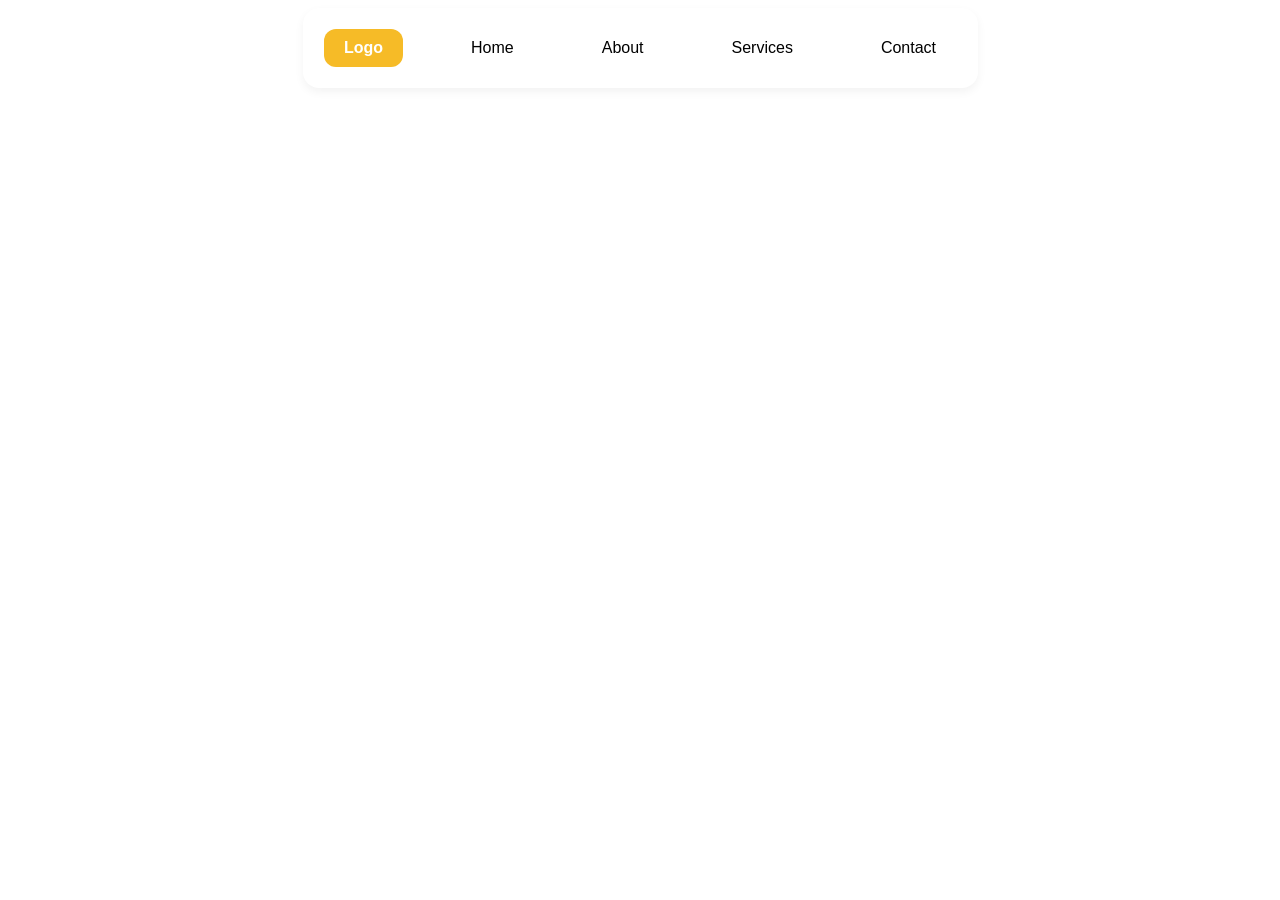
<file: Exercício 1/index.html>
<!DOCTYPE html>
<html lang="en">
<head>
    <meta charset="UTF-8">
    <meta name="viewport" content="width=device-width, initial-scale=1.0">
    <title>Document</title>
    <link rel="stylesheet" href="style1.css">

</head>
    <body>
        <div class="container">
            <div class="logo">Logo</div>
            <div class="item">Home</div>
            <div class="item">About</div>
            <div class="item">Services</div>
            <div class="item">Contact</div>
        </div>
   </body>


   
</html>
</file>
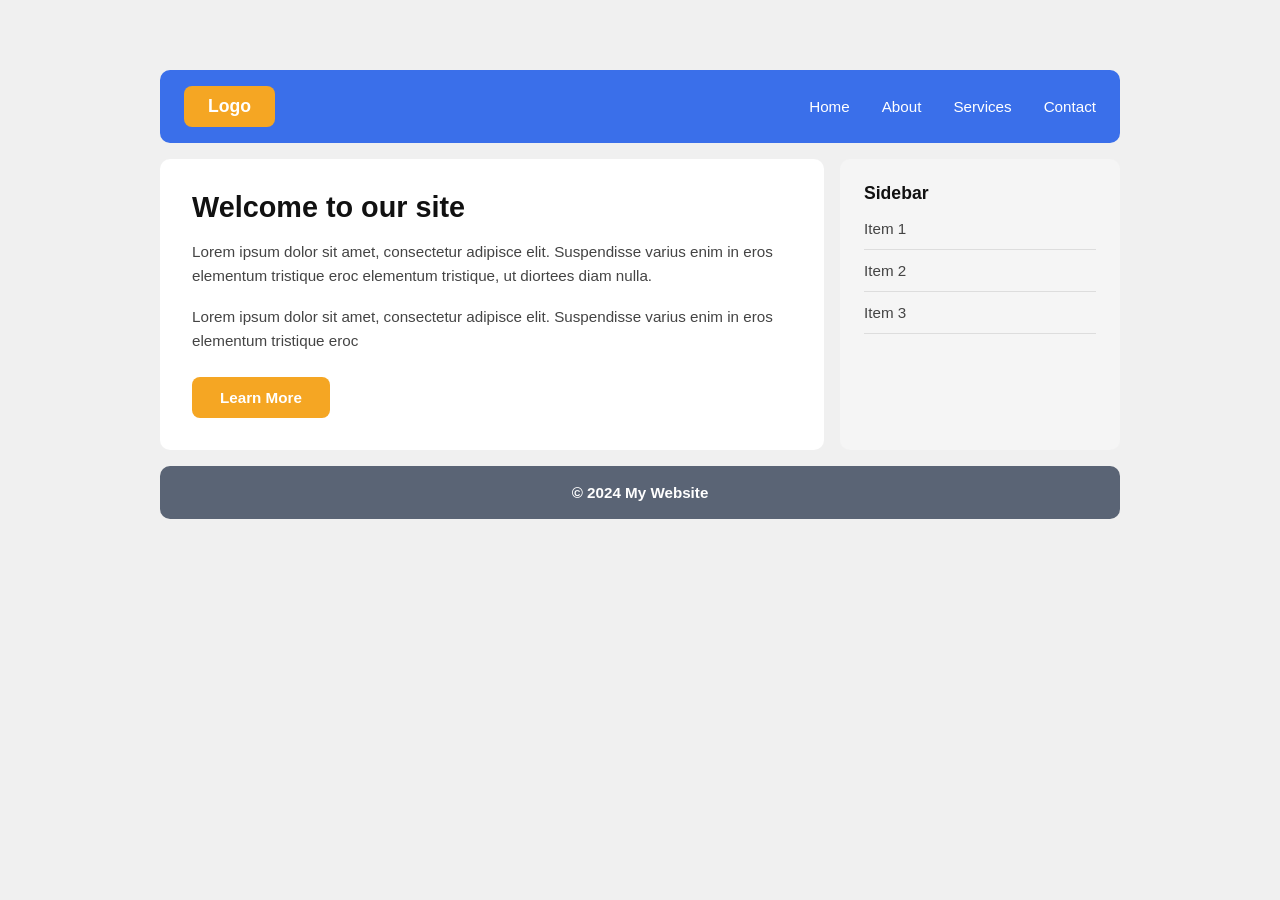
<file: Exercicio 5/index5.html>
<!DOCTYPE html>
<html lang="pt-br">
<head>
  <meta charset="UTF-8">
  <meta name="viewport" content="width=device-width, initial-scale=1.0">
  <link rel="stylesheet" href="style5.css">
</head>
<body>

  <div class="page-grid">

    <!-- HEADER -->
    <header class="header">
      <div class="logo">Logo</div>
      <nav class="nav">
        <a href="#">Home</a>
        <a href="#">About</a>
        <a href="#">Services</a>
        <a href="#">Contact</a>
      </nav>
    </header>

    <!-- CONTEÚDO PRINCIPAL -->
    <main class="main">
      <h1>Welcome to our site</h1>
      <p>Lorem ipsum dolor sit amet, consectetur adipisce elit. Suspendisse varius enim in eros elementum tristique eroc elementum tristique, ut diortees diam nulla.</p>
      <p>Lorem ipsum dolor sit amet, consectetur adipisce elit. Suspendisse varius enim in eros elementum tristique eroc</p>
      <button class="btn">Learn More</button>
    </main>

    <!-- SIDEBAR -->
    <aside class="sidebar">
      <h2>Sidebar</h2>
      <ul>
        <li>Item 1</li>
        <li>Item 2</li>
        <li>Item 3</li>
      </ul>
    </aside>

    <!-- FOOTER -->
    <footer class="footer">
      <p>© 2024 My Website</p>
    </footer>

  </div>

</body>
</html>
</file>
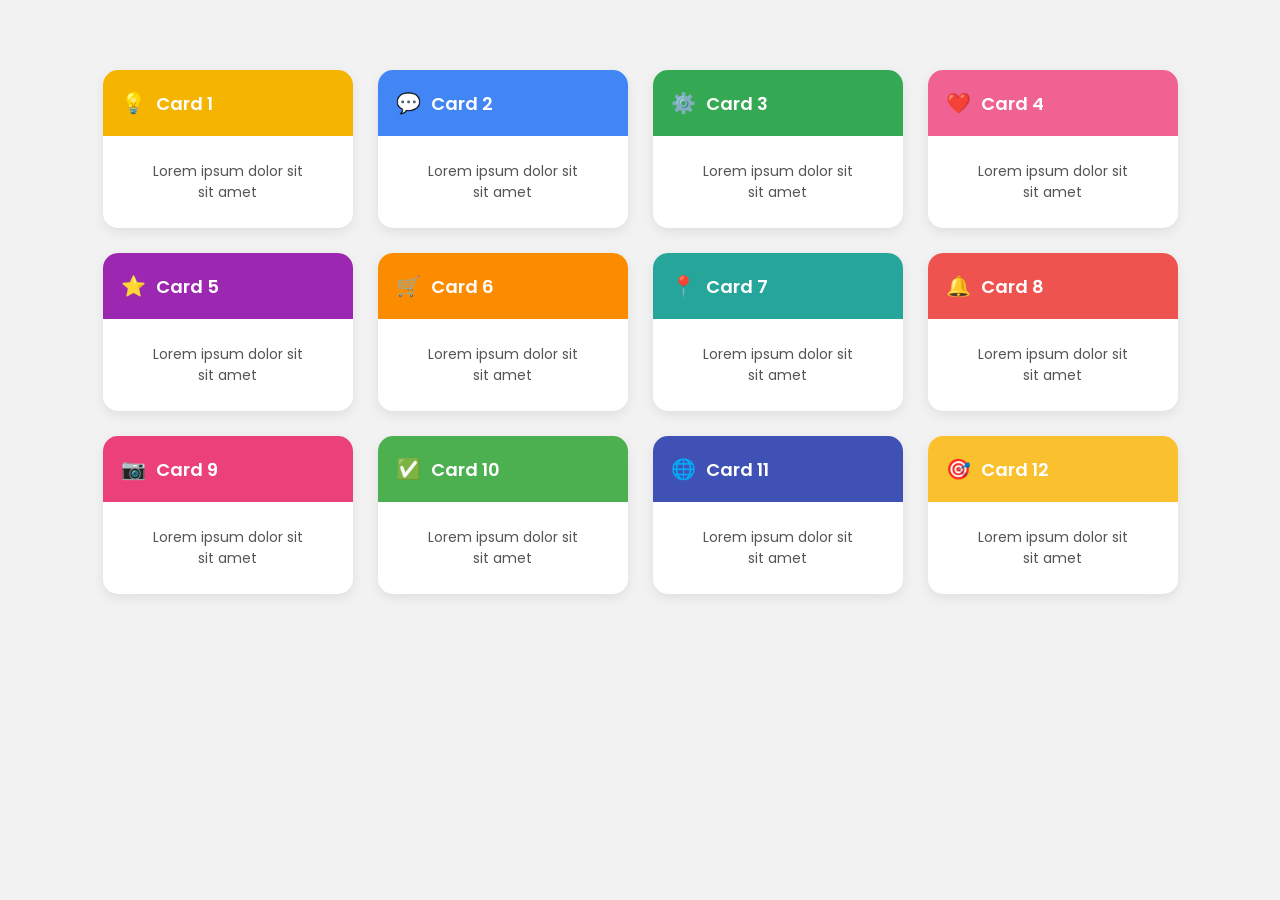
<file: Exercício 2/index2.html>
<!DOCTYPE html>
<html lang="pt-BR">
<head>
  <meta charset="UTF-8" />
  <meta name="viewport" content="width=device-width, initial-scale=1.0"/>
  <title>Cards Flexbox</title>
  <link href="https://fonts.googleapis.com/css2?family=Poppins:wght@400;600&display=swap" rel="stylesheet"/>
  <link rel="stylesheet" href="style2.css"/>
</head>
<body>
  <div class="container">
    <div class="cards-wrapper">

      <div class="card">
        <div class="card-header yellow"><span class="icon">💡</span> Card 1</div>
        <div class="card-body">Lorem ipsum dolor sit<br>sit amet</div>
      </div>

      <div class="card">
        <div class="card-header blue"><span class="icon">💬</span> Card 2</div>
        <div class="card-body">Lorem ipsum dolor sit<br>sit amet</div>
      </div>

      <div class="card">
        <div class="card-header teal"><span class="icon">⚙️</span> Card 3</div>
        <div class="card-body">Lorem ipsum dolor sit<br>sit amet</div>
      </div>

      <div class="card">
        <div class="card-header pink"><span class="icon">❤️</span> Card 4</div>
        <div class="card-body">Lorem ipsum dolor sit<br>sit amet</div>
      </div>

      <div class="card">
        <div class="card-header purple"><span class="icon">⭐</span> Card 5</div>
        <div class="card-body">Lorem ipsum dolor sit<br>sit amet</div>
      </div>

      <div class="card">
        <div class="card-header orange"><span class="icon">🛒</span> Card 6</div>
        <div class="card-body">Lorem ipsum dolor sit<br>sit amet</div>
      </div>

      <div class="card">
        <div class="card-header cyan"><span class="icon">📍</span> Card 7</div>
        <div class="card-body">Lorem ipsum dolor sit<br>sit amet</div>
      </div>

      <div class="card">
        <div class="card-header red"><span class="icon">🔔</span> Card 8</div>
        <div class="card-body">Lorem ipsum dolor sit<br>sit amet</div>
      </div>

      <div class="card">
        <div class="card-header hotpink"><span class="icon">📷</span> Card 9</div>
        <div class="card-body">Lorem ipsum dolor sit<br>sit amet</div>
      </div>

      <div class="card">
        <div class="card-header green"><span class="icon">✅</span> Card 10</div>
        <div class="card-body">Lorem ipsum dolor sit<br>sit amet</div>
      </div>

      <div class="card">
        <div class="card-header indigo"><span class="icon">🌐</span> Card 11</div>
        <div class="card-body">Lorem ipsum dolor sit<br>sit amet</div>
      </div>

      <div class="card">
        <div class="card-header amber"><span class="icon">🎯</span> Card 12</div>
        <div class="card-body">Lorem ipsum dolor sit<br>sit amet</div>
      </div>

    </div>
  </div>
</body>
</html>
</file>
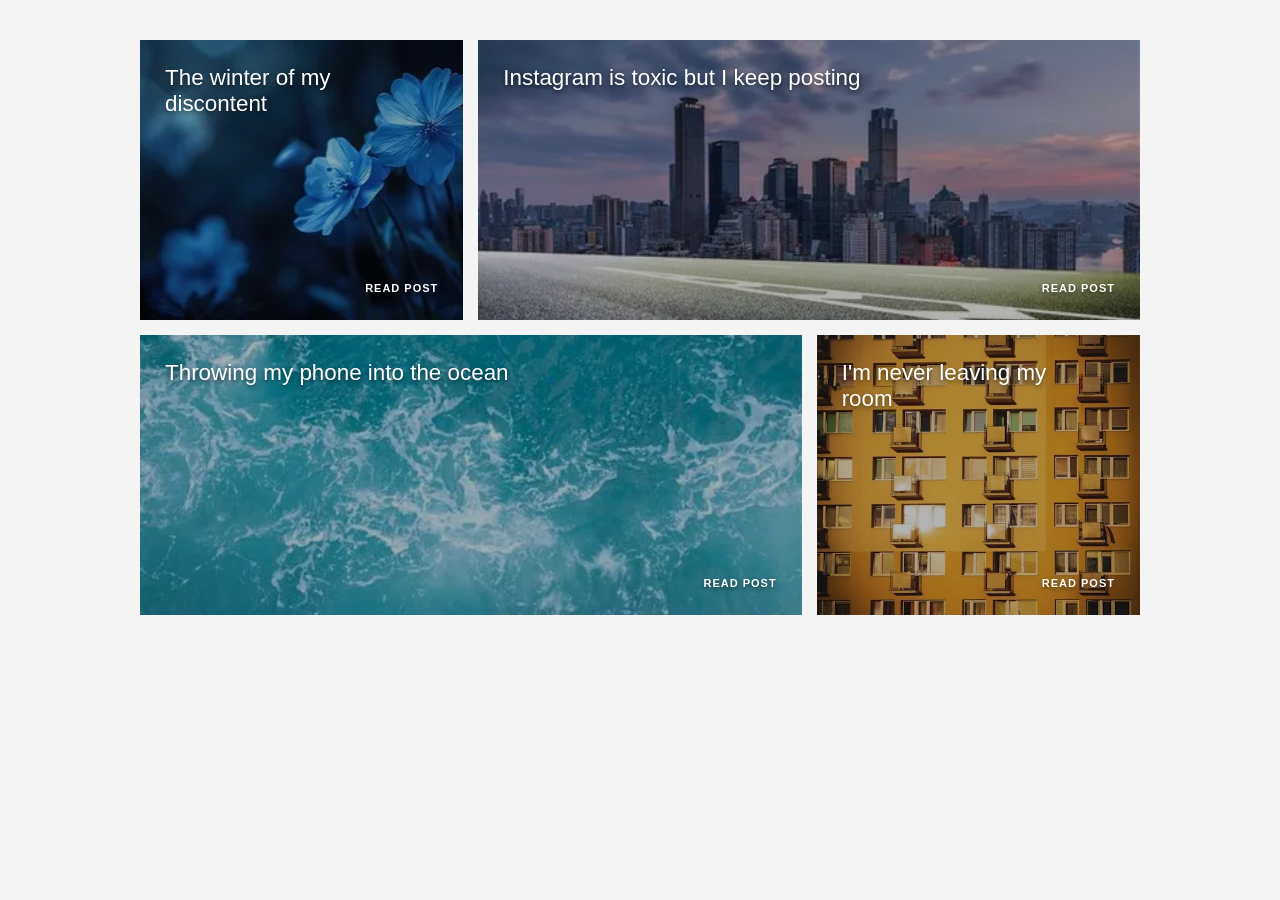
<file: Exercício 3/index3.html>
<!DOCTYPE html>
<html lang="pt-br">
<head>
  <meta charset="UTF-8">
  <title>CSS Grid Layout</title>
  <link rel="stylesheet" href="style3.css">
</head>
<body>

  <div class="container">

    <div class="card card1">
      <h2>The winter of my discontent</h2>
      <span>READ POST</span>
    </div>

    <div class="card card2">
      <h2>Instagram is toxic but I keep posting</h2>
      <span>READ POST</span>
    </div>

    <div class="card card3">
      <h2>Throwing my phone into the ocean</h2>
      <span>READ POST</span>
    </div>

    <div class="card card4">
      <h2>I'm never leaving my room</h2>
      <span>READ POST</span>
    </div>

  </div>

</body>
</html>
</file>
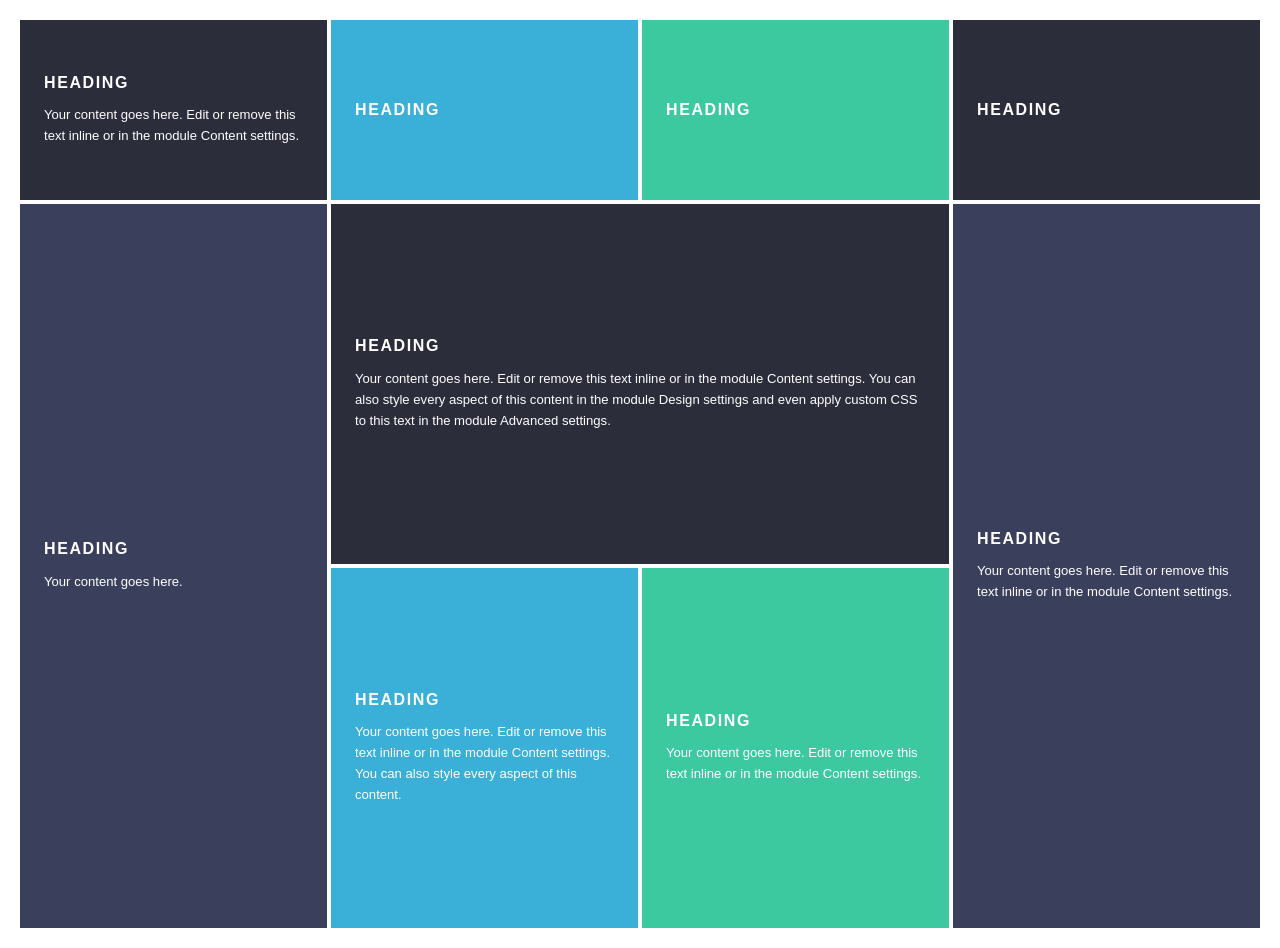
<file: Exercício 4/index4.html>
<!DOCTYPE html>
<html lang="pt-br">
<head>
  <meta charset="UTF-8">
  <link rel="stylesheet" href="style4.css">
</head>
<body>

  <div class="grid-container">

    <header class="block">
      <h2>Heading</h2>
      <p>Your content goes here. Edit or remove this text inline or in the module Content settings.</p>
    </header>

    <nav class="block blue">
      <h2>Heading</h2>
    </nav>

    <div class="nav2 block teal">
      <h2>Heading</h2>
    </div>

    <div class="aside-top block dark">
      <h2>Heading</h2>
    </div>

    <aside class="block slate">
      <h2>Heading</h2>
      <p>Your content goes here.</p>
    </aside>

    <main class="block dark">
      <h2>Heading</h2>
      <p>Your content goes here. Edit or remove this text inline or in the module Content settings. You can also style every aspect of this content in the module Design settings and even apply custom CSS to this text in the module Advanced settings.</p>
    </main>

    <div class="sidebar block slate">
      <h2>Heading</h2>
      <p>Your content goes here. Edit or remove this text inline or in the module Content settings.</p>
    </div>

    <footer class="foot1 block blue">
      <h2>Heading</h2>
      <p>Your content goes here. Edit or remove this text inline or in the module Content settings. You can also style every aspect of this content.</p>
    </footer>

    <div class="foot2 block teal">
      <h2>Heading</h2>
      <p>Your content goes here. Edit or remove this text inline or in the module Content settings.</p>
    </div>

  </div>

</body>
</html>
</file>
<file: Exercício 1/style1.css>
* {
    box-sizing: border-box;
}
        
.container{
    background-color: rgb(255, 255, 255);
    border-radius: 16px;
    display: flex;
    flex-direction: row;
    height: 5rem;
    justify-content: center;
    gap: 3rem;
    align-items: center;
    padding: 24px;
    color: rgb(0, 0, 0);
    font-family: sans-serif;    
    box-shadow: 0 4px 10px rgba(0, 0, 0, 0.05);
    background: #fff;
    max-width: 675px;
    width: 100%;
    margin: 0 auto;
}

.logo{
    background-color: rgb(246,187,39);
    color: white;                
    padding: 10px 20px;          
    border-radius: 12px;        
    font-weight: bold;
}

.item {
    cursor: pointer;
    padding: 10px 20px;   
    border-radius: 12px;
}

.item:hover {
    background-color: rgb(36, 120, 228);
    color: white;
}
</file>
<file: Exercicio 5/style5.css>
/* ── Reset ── */
* {
  margin: 0;
  padding: 0;
  box-sizing: border-box;
  font-family: Arial, sans-serif;
}

body {
  background: #f0f0f0;
  padding: 70px;
}


.page-grid {
  display: grid;
  grid-template-columns: 1fr 280px;
  grid-template-rows: auto 1fr auto;     
  grid-template-areas:
    "header  header"
    "main    sidebar"
    "footer  footer";                     
  gap: 16px;
  max-width: 960px;
  margin: 0 auto;
}

/* ── Header ── */
.header {
  grid-area: header;
  background: #3a6fea;
  border-radius: 10px;
  padding: 16px 24px;
  display: flex;
  align-items: center;
  justify-content: space-between;
}

.logo {
  background: #f5a623;
  color: #fff;
  font-weight: bold;
  font-size: 1.1rem;
  padding: 10px 24px;
  border-radius: 8px;
}

.nav {
  display: flex;
  gap: 32px;
}

.nav a {
  color: #fff;
  text-decoration: none;
  font-size: 0.95rem;
}



/* ── Main ── */
.main {
  grid-area: main;
  background: #fff;
  border-radius: 10px;
  padding: 32px;
  display: flex;
  flex-direction: column;
  gap: 16px;
}

.main h1 {
  font-size: 1.8rem;
  color: #111;
}

.main p {
  font-size: 0.95rem;
  color: #444;
  line-height: 1.6;
}

.btn {
  align-self: flex-start;
  background: #f5a623;
  color: #fff;
  border: none;
  padding: 12px 28px;
  border-radius: 8px;
  font-size: 0.95rem;
  font-weight: bold;
  cursor: pointer;
  margin-top: 8px;
}


/* ── Sidebar ── */
.sidebar {
  grid-area: sidebar;
  background: #f5f5f5;
  border-radius: 10px;
  padding: 24px;
  display: flex;
  flex-direction: column;
  gap: 16px;
}

.sidebar h2 {
  font-size: 1.1rem;
  color: #111;
}

.sidebar ul {
  list-style: none;
  display: flex;
  flex-direction: column;
  gap: 12px;
}

.sidebar ul li {
  color: #444;
  font-size: 0.95rem;
  padding-bottom: 12px;
  border-bottom: 1px solid #ddd;
}

/* ── Footer ── */

.footer {
  grid-area: footer;
  background: #5a6475;
  border-radius: 10px;
  padding: 18px;
  display: flex;
  justify-content: center;
  align-items: center;
}

.footer p {
  color: #fff;
  font-weight: bold;
  font-size: 0.95rem;
}
</file>
<file: Exercício 2/style2.css>
* {
  margin: 0;
  padding: 0;
  box-sizing: border-box;
}


body {
  font-family: 'Poppins', sans-serif;
  background-color: #f2f2f2;
  display: flex;
  justify-content: center;
  padding: 40px 20px;
}


.container {
  width: 100%;
  max-width: 1200px;
  padding: 30px;
}


.cards-wrapper {
  display: flex;
  flex-wrap: wrap;
  gap: 25px;
  justify-content: center;
}

/* Card individual */
.card {
     
  width: 250px;
  background-color: #ffffff;
  border-radius: 15px;
  overflow: hidden;
  box-shadow: 0 4px 12px rgba(0, 0, 0, 0.08);
  transition: transform 0.2s ease;
}


/* Cabeçalho do card */
.card-header {
  padding: 18px;
  font-weight: 600;
  font-size: 18px;
  color: white;
  display: flex;
  align-items: center;
  gap: 10px;
}

/* Corpo do card */
.card-body {
  padding: 25px;
  text-align: center;
  font-size: 14px;
  color: #555;
}

/* Ícone */
.icon {
  font-size: 20px;
}

/* Cores dos headers */
.yellow { background: #f4b400; }
.blue { background: #4285f4; }
.teal { background: #34a853; }
.pink { background: #f06292; }
.purple { background: #9c27b0; }
.orange { background: #fb8c00; }
.cyan { background: #26a69a; }
.red { background: #ef5350; }
.hotpink { background: #ec407a; }
.green { background: #4caf50; }
.indigo { background: #3f51b5; }
.amber { background: #fbc02d; }
</file>
<file: Exercício 3/style3.css>
/* 1. Reset Básico */
* {
  margin: 0;
  padding: 0;
  box-sizing: border-box;
  font-family: 'Segoe UI', Tahoma, Geneva, Verdana, sans-serif;
}

body {
  background-color: #f4f4f4;
  padding: 40px;
  display: flex;
  justify-content: center;
}

.container {
  display: grid;
  max-width: 1000px;
  width: 100%;
  grid-template-columns: repeat(3, 1fr);
  grid-template-rows: 280px 280px;
  gap: 15px;
}


.card {
  color: white;
  padding: 25px;
  display: flex;
  flex-direction: column;
  justify-content: space-between;
  text-shadow: 0 2px 4px rgba(0,0,0,0.5); 
  background-size: cover;
  background-position: center;
  background-repeat: no-repeat;
  cursor: pointer;
}



.card h2 {
  font-size: 1.4rem;
  font-weight: 500;
  max-width: 80%;
}

/* 4. Ocupação das Colunas (Grid Spanning) */
.card2 {
  grid-column: span 2;
}

.card3 {
  grid-column: span 2;
}


.card1 { 
  background-image: linear-gradient(rgba(0,0,0,0.3), rgba(0,0,0,0.3)), 
                    url('img/foto1.jpg'); 
}

.card2 { 
  background-image: linear-gradient(rgba(0,0,0,0.3), rgba(0,0,0,0.3)), 
                    url('img/foto2.jpg'); 
}

.card3 { 
  background-image: linear-gradient(rgba(0,0,0,0.3), rgba(0,0,0,0.3)), 
                    url('img/foto3.jpg'); 
}

.card4 { 
  background-image: linear-gradient(rgba(0,0,0,0.3), rgba(0,0,0,0.3)), 
                    url('img/foto4.jpg'); 
}

/* 6. Estilo do "READ POST" */
span {
  align-self: flex-end;
  font-size: 11px;
  font-weight: bold;
  letter-spacing: 1px;
  border-bottom: 1px solid transparent;
  transition: border 0.3s;
}
</file>
<file: Exercício 4/style4.css>
* {
  margin: 0;
  padding: 0;
  box-sizing: border-box;
  font-family: Arial, sans-serif;
}

body {
  background: #ffffff;
  padding: 20px;
}

.grid-container {
  display: grid;
  gap: 4px;

  grid-template-columns: 1fr 1fr 1fr 1fr;
  grid-template-rows: 1fr 2fr 2fr;

  grid-template-areas:
    "header    nav       nav2      aside-top"
    "aside     main      main      sidebar  "
    "aside     foot1     foot2     sidebar  ";
}

header        { grid-area: header;    }
nav           { grid-area: nav;       }
.nav2         { grid-area: nav2;      }
.aside-top    { grid-area: aside-top; }
aside         { grid-area: aside;     }
main          { grid-area: main;      }
.sidebar      { grid-area: sidebar;   }
.foot1        { grid-area: foot1;     }
.foot2        { grid-area: foot2;     }

.block {
  padding: 2rem 1.5rem;
  color: #fff;
  min-height: 180px;
  display: flex;
  flex-direction: column;
  justify-content: center;
  gap: 0.8rem;
}

.block h2 {
  font-size: 1rem;
  font-weight: 700;
  letter-spacing: 0.1em;
  text-transform: uppercase;
}

.block p {
  font-size: 0.82rem;
  line-height: 1.6;

}

/* ── Cores ── */
.dark  { background: #2b2d3a; }
.slate { background: #3a3f5c; }
.blue  { background: #3ab0d8; }
.teal  { background: #3dc9a0; }

/* header usa dark por padrão */
header     { background: #2b2d3a; }
.aside-top { background: #2b2d3a; }
</file>
